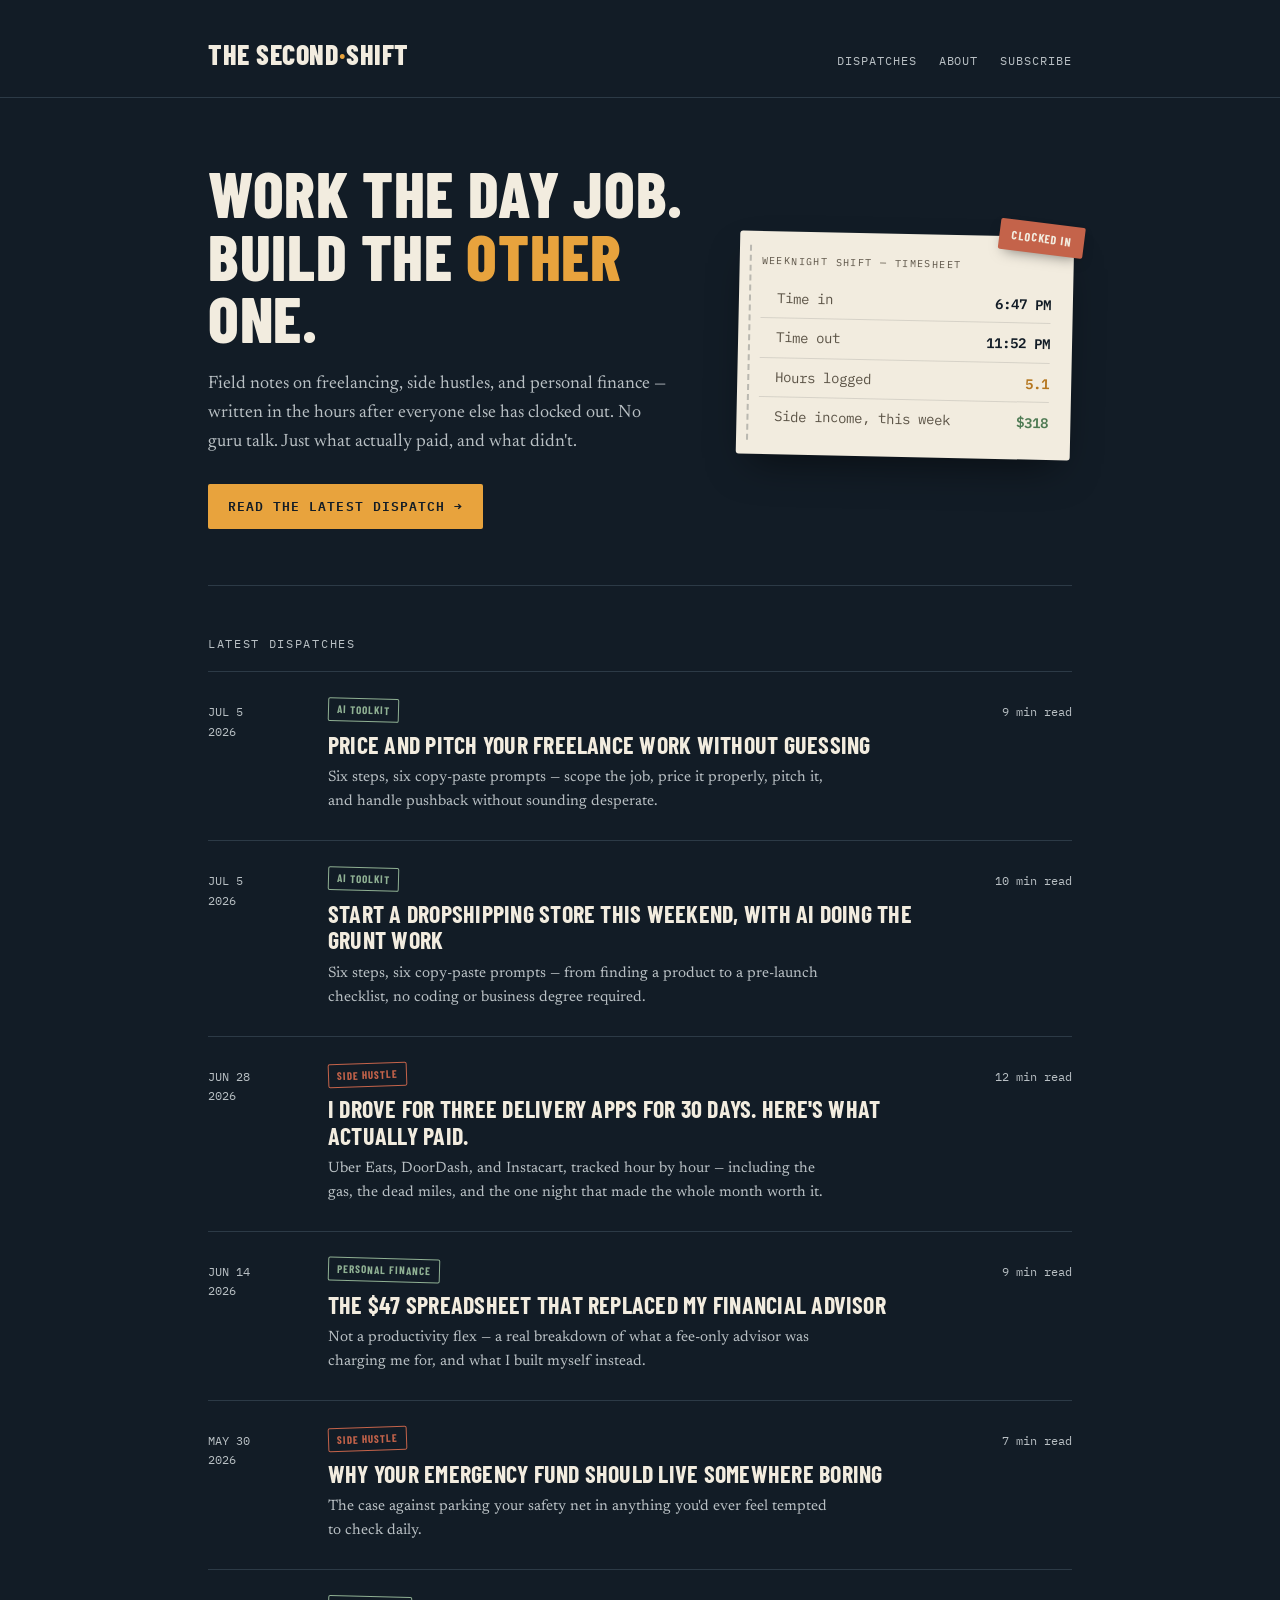
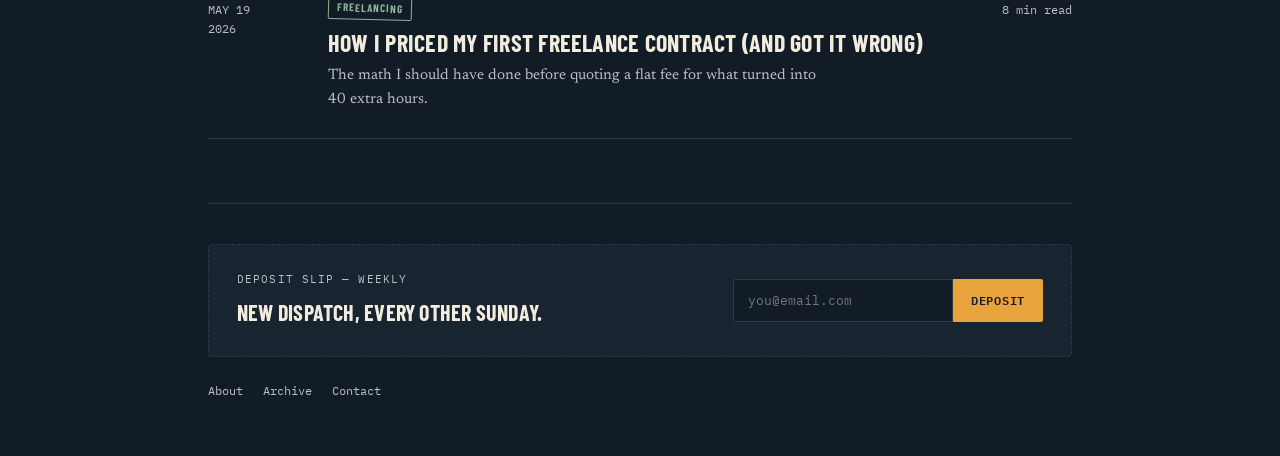
<file: index.html>
<!DOCTYPE html>
<html lang="en">
<link rel="stylesheet" href="styles.css">
<!-- Cloudflare Web Analytics --><script defer src='https://static.cloudflareinsights.com/beacon.min.js' data-cf-beacon='{"token": "b07c0dd48f4b4e2d81f6dd1c0b94bcfb"}'></script><!-- End Cloudflare Web Analytics -->
</head>
<meta charset="UTF-8">
<meta name="viewport" content="width=device-width, initial-scale=1.0">
<title>The Second Shift — money and side hustles after hours</title>
<link rel="stylesheet" href="styles.css">
</head>
<body>

<header class="site">
  <div class="wrap site-head-row">
    <a href="index.html" class="wordmark">the second<span>·</span>shift</a>
    <nav class="site-nav">
      <a href="#dispatches">Dispatches</a>
      <a href="#about">About</a>
      <a href="#subscribe">Subscribe</a>
    </nav>
  </div>
</header>

<div class="wrap">

  <section class="hero">
    <div>
      <h1>Work the day job.<br>Build the <em>other</em> one.</h1>
      <p class="lede">Field notes on freelancing, side hustles, and personal finance — written in the hours after everyone else has clocked out. No guru talk. Just what actually paid, and what didn't.</p>
      <a href="post-delivery-apps.html" class="cta">Read the latest dispatch →</a>
    </div>
    <div class="punchcard">
      <div class="stamp">Clocked in</div>
      <div class="pc-label">Weeknight shift — timesheet</div>
      <div class="pc-row"><span class="k">Time in</span><span class="v">6:47 PM</span></div>
      <div class="pc-row"><span class="k">Time out</span><span class="v">11:52 PM</span></div>
      <div class="pc-row"><span class="k">Hours logged</span><span class="v amber">5.1</span></div>
      <div class="pc-row"><span class="k">Side income, this week</span><span class="v green">$318</span></div>
    </div>
  </section>

  <div id="dispatches" class="section-label">Latest dispatches</div>
  <div class="ledger">

    <a class="ledger-row" href="post-ai-freelance-pricing.html">
      <div class="ledger-date">JUL 5<br>2026</div>
      <div class="ledger-body">
        <span class="stamp-tag green">AI toolkit</span>
        <h3>Price and pitch your freelance work without guessing</h3>
        <p>Six steps, six copy-paste prompts — scope the job, price it properly, pitch it, and handle pushback without sounding desperate.</p>
      </div>
      <div class="ledger-time">9 min read</div>
    </a>

    <a class="ledger-row" href="post-ai-dropshipping.html">
      <div class="ledger-date">JUL 5<br>2026</div>
      <div class="ledger-body">
        <span class="stamp-tag green">AI toolkit</span>
        <h3>Start a dropshipping store this weekend, with AI doing the grunt work</h3>
        <p>Six steps, six copy-paste prompts — from finding a product to a pre-launch checklist, no coding or business degree required.</p>
      </div>
      <div class="ledger-time">10 min read</div>
    </a>

    <a class="ledger-row" href="post-delivery-apps.html">
      <div class="ledger-date">JUN 28<br>2026</div>
      <div class="ledger-body">
        <span class="stamp-tag">Side hustle</span>
        <h3>I drove for three delivery apps for 30 days. Here's what actually paid.</h3>
        <p>Uber Eats, DoorDash, and Instacart, tracked hour by hour — including the gas, the dead miles, and the one night that made the whole month worth it.</p>
      </div>
      <div class="ledger-time">12 min read</div>
    </a>

    <a class="ledger-row" href="#">
      <div class="ledger-date">JUN 14<br>2026</div>
      <div class="ledger-body">
        <span class="stamp-tag green">Personal finance</span>
        <h3>The $47 spreadsheet that replaced my financial advisor</h3>
        <p>Not a productivity flex — a real breakdown of what a fee-only advisor was charging me for, and what I built myself instead.</p>
      </div>
      <div class="ledger-time">9 min read</div>
    </a>

    <a class="ledger-row" href="#">
      <div class="ledger-date">MAY 30<br>2026</div>
      <div class="ledger-body">
        <span class="stamp-tag">Side hustle</span>
        <h3>Why your emergency fund should live somewhere boring</h3>
        <p>The case against parking your safety net in anything you'd ever feel tempted to check daily.</p>
      </div>
      <div class="ledger-time">7 min read</div>
    </a>

    <a class="ledger-row" href="#">
      <div class="ledger-date">MAY 19<br>2026</div>
      <div class="ledger-body">
        <span class="stamp-tag green">Freelancing</span>
        <h3>How I priced my first freelance contract (and got it wrong)</h3>
        <p>The math I should have done before quoting a flat fee for what turned into 40 extra hours.</p>
      </div>
      <div class="ledger-time">8 min read</div>
    </a>

  </div>

  <footer class="site" id="subscribe">
    <div class="deposit-slip">
      <div>
        <div class="dl">Deposit slip — weekly</div>
        <h4>New dispatch, every other Sunday.</h4>
      </div>
      <form onsubmit="return false;">
        <input type="email" placeholder="you@email.com" aria-label="Email address">
        <button type="submit">Deposit</button>
      </form>
    </div>
    <div id="about" class="foot-links">
      <a href="#">About</a>
      <a href="#">Archive</a>
      <a href="#">Contact</a>
    </div>
  </footer>

</div>

</body>
</html>
</file>
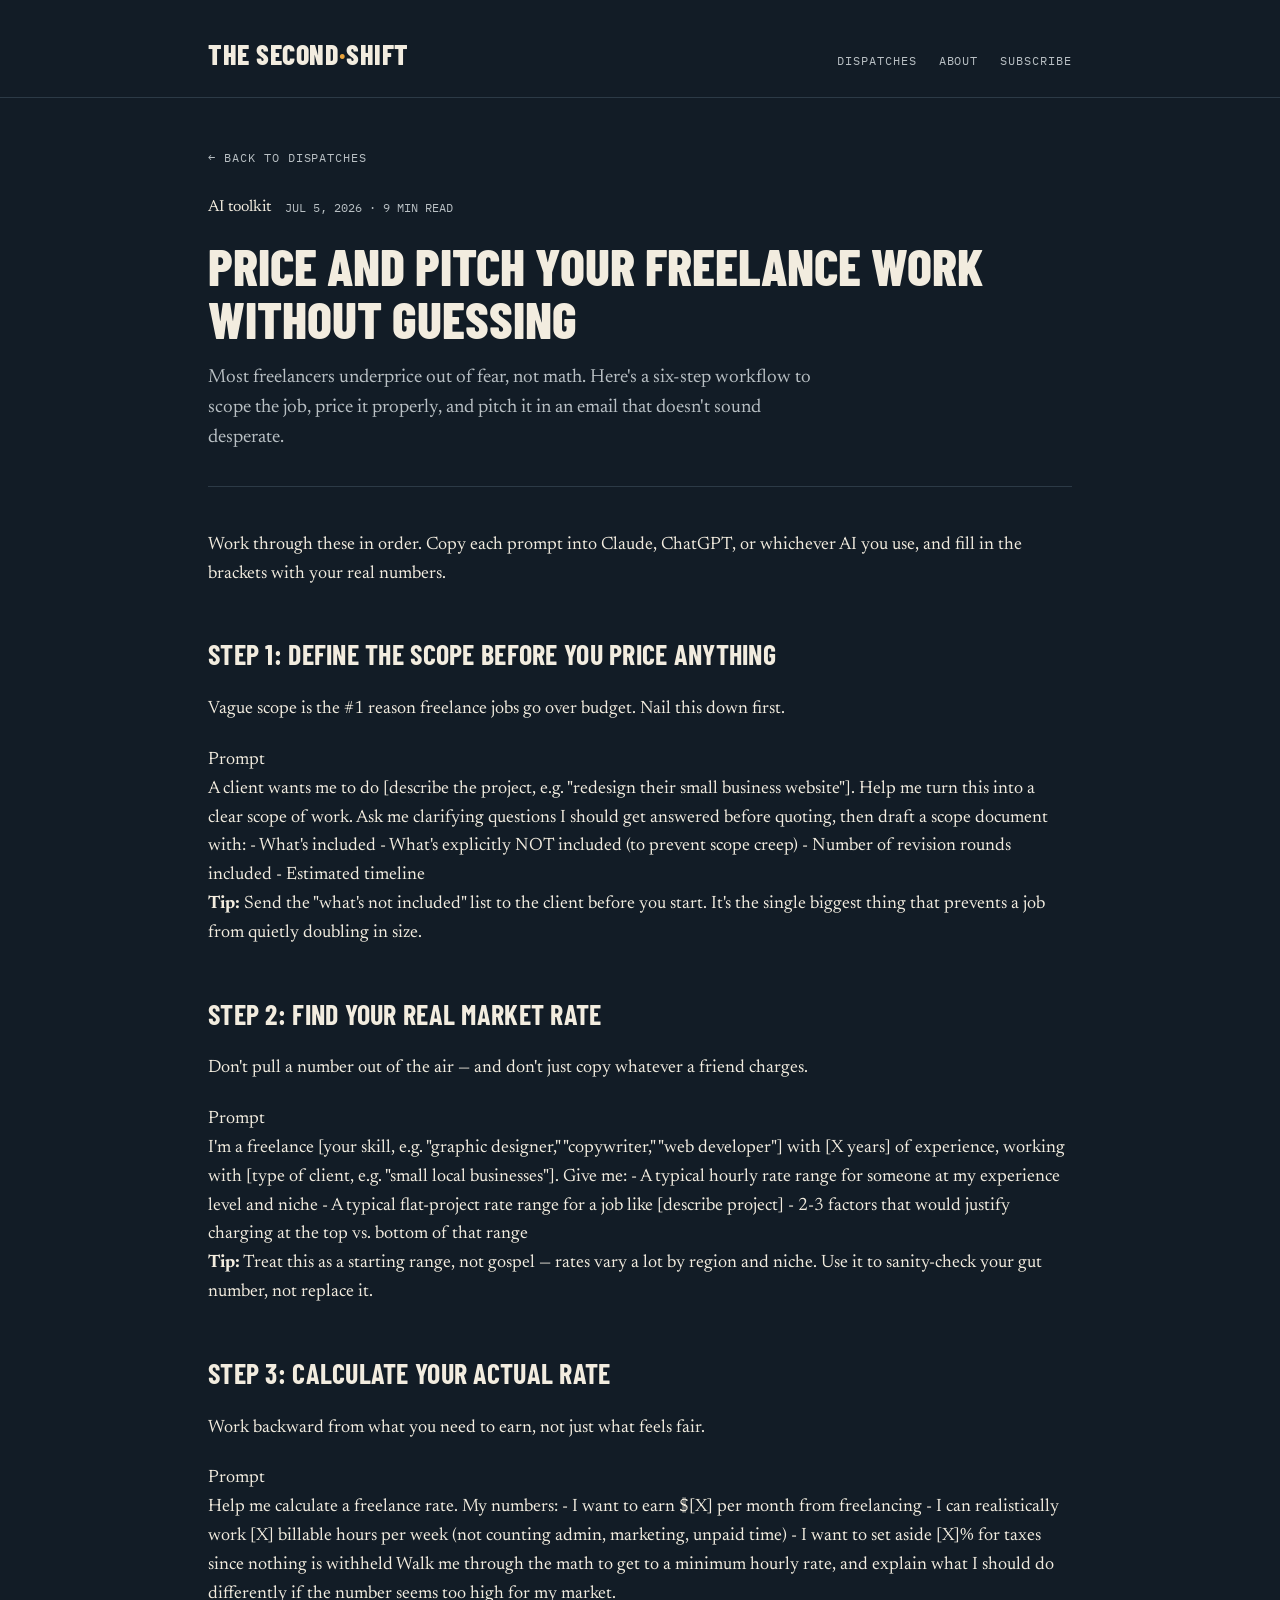
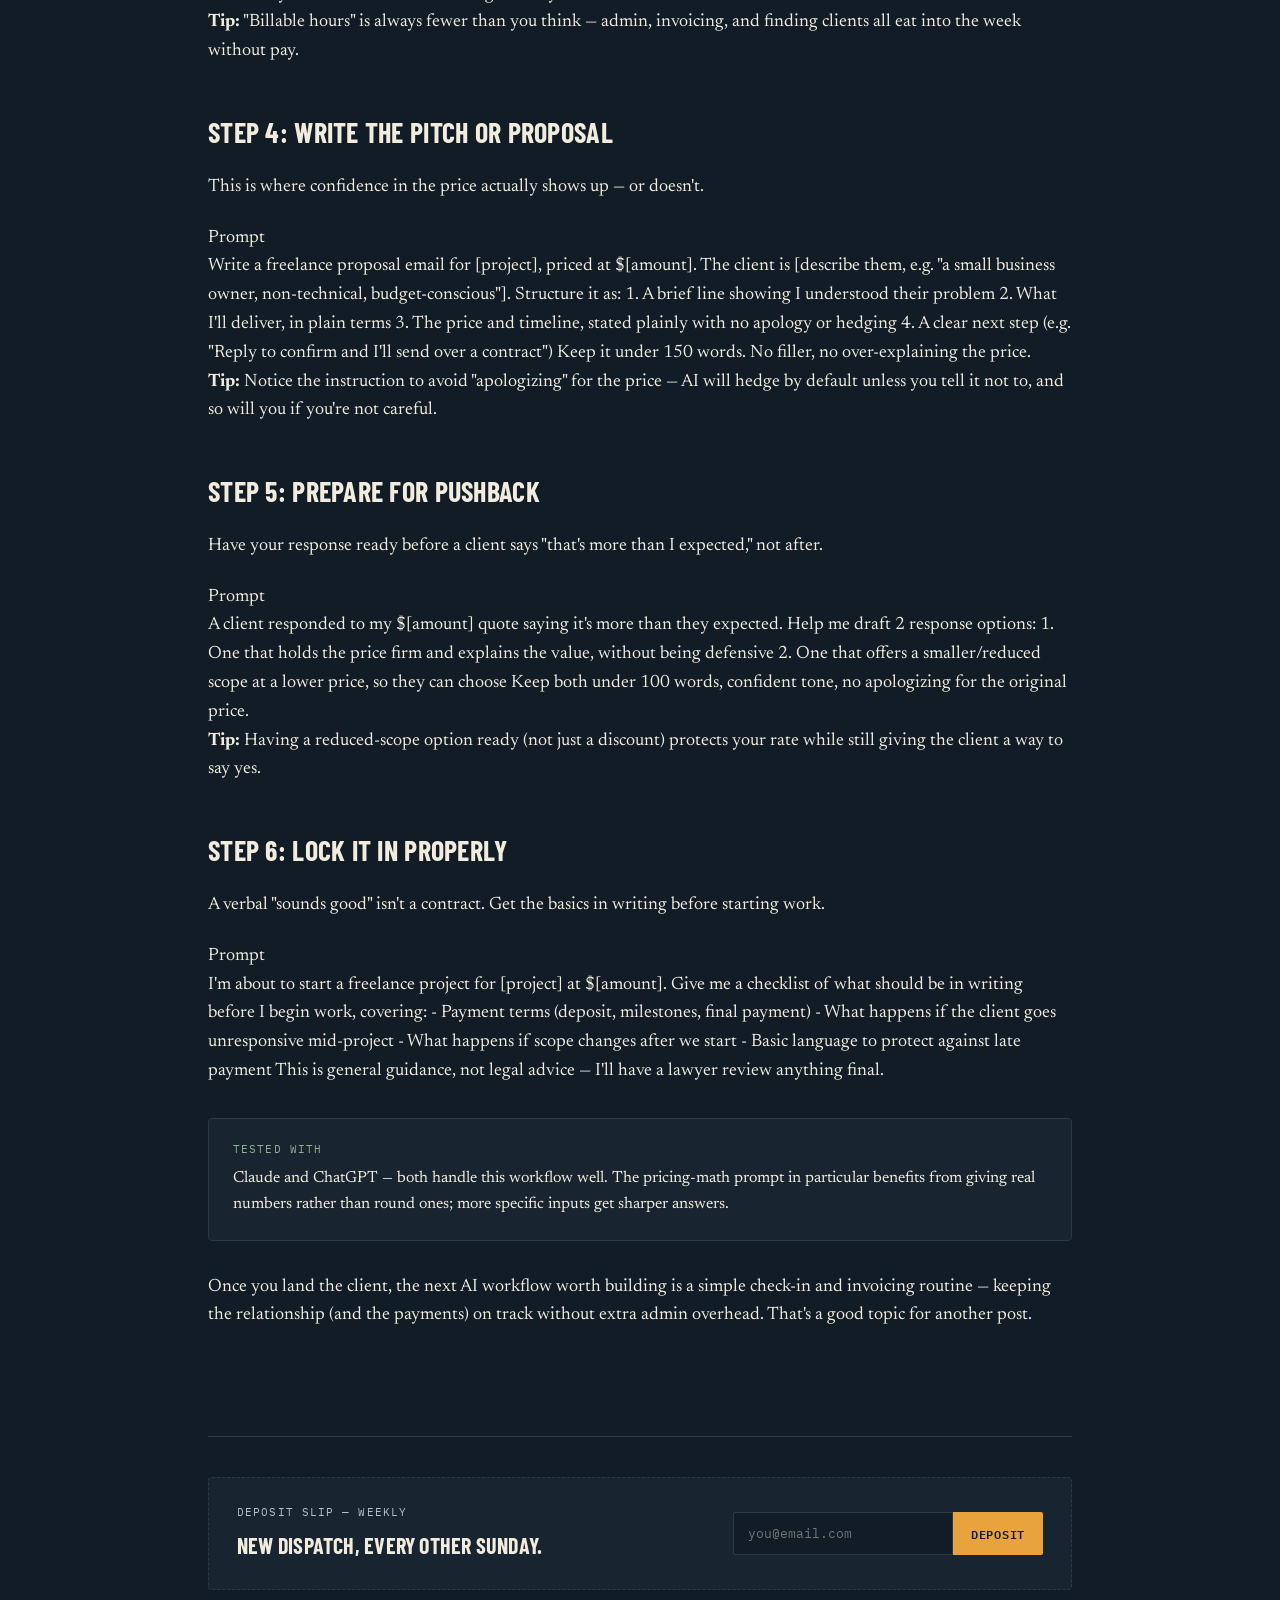
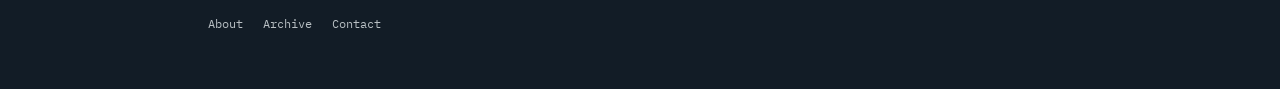
<file: post-ai-freelance-pricing.html>
<!DOCTYPE html>
<html lang="en">
<link rel="stylesheet" href="styles.css">
<!-- Cloudflare Web Analytics --><script defer src='https://static.cloudflareinsights.com/beacon.min.js' data-cf-beacon='{"token": "b07c0dd48f4b4e2d81f6dd1c0b94bcfb"}'></script><!-- End Cloudflare Web Analytics -->
</head>
<meta charset="UTF-8">
<meta name="viewport" content="width=device-width, initial-scale=1.0">
<title>Price and pitch your freelance work without guessing — The Second Shift</title>
<link rel="stylesheet" href="styles.css">
</head>
<body>

<header class="site">
  <div class="wrap site-head-row">
    <a href="index.html" class="wordmark">the second<span>·</span>shift</a>
    <nav class="site-nav">
      <a href="index.html#dispatches">Dispatches</a>
      <a href="index.html#about">About</a>
      <a href="index.html#subscribe">Subscribe</a>
    </nav>
  </div>
</header>

<div class="wrap">

  <div class="article-head">
    <a href="index.html" class="back-link">← Back to dispatches</a>
    <div class="article-meta">
      <span class="stamp-tag green">AI toolkit</span>
      <span class="ledger-date" style="padding-top:0;">JUL 5, 2026 · 9 MIN READ</span>
    </div>
    <h1>Price and pitch your freelance work without guessing</h1>
    <p class="article-dek">Most freelancers underprice out of fear, not math. Here's a six-step workflow to scope the job, price it properly, and pitch it in an email that doesn't sound desperate.</p>
  </div>

  <article class="body">

    <p>Work through these in order. Copy each prompt into Claude, ChatGPT, or whichever AI you use, and fill in the brackets with your real numbers.</p>

    <h2>Step 1: Define the scope before you price anything</h2>
    <p>Vague scope is the #1 reason freelance jobs go over budget. Nail this down first.</p>

    <div class="prompt-label">Prompt</div>
    <div class="prompt-block">A client wants me to do [describe the project, e.g. "redesign their small business website"]. Help me turn this into a clear scope of work.

Ask me clarifying questions I should get answered before quoting, then draft a scope document with:
- What's included
- What's explicitly NOT included (to prevent scope creep)
- Number of revision rounds included
- Estimated timeline</div>

    <p class="step-tip"><strong>Tip:</strong> Send the "what's not included" list to the client before you start. It's the single biggest thing that prevents a job from quietly doubling in size.</p>

    <h2>Step 2: Find your real market rate</h2>
    <p>Don't pull a number out of the air — and don't just copy whatever a friend charges.</p>

    <div class="prompt-label">Prompt</div>
    <div class="prompt-block">I'm a freelance [your skill, e.g. "graphic designer," "copywriter," "web developer"] with [X years] of experience, working with [type of client, e.g. "small local businesses"].

Give me:
- A typical hourly rate range for someone at my experience level and niche
- A typical flat-project rate range for a job like [describe project]
- 2-3 factors that would justify charging at the top vs. bottom of that range</div>

    <p class="step-tip"><strong>Tip:</strong> Treat this as a starting range, not gospel — rates vary a lot by region and niche. Use it to sanity-check your gut number, not replace it.</p>

    <h2>Step 3: Calculate your actual rate</h2>
    <p>Work backward from what you need to earn, not just what feels fair.</p>

    <div class="prompt-label">Prompt</div>
    <div class="prompt-block">Help me calculate a freelance rate. My numbers:
- I want to earn $[X] per month from freelancing
- I can realistically work [X] billable hours per week (not counting admin, marketing, unpaid time)
- I want to set aside [X]% for taxes since nothing is withheld

Walk me through the math to get to a minimum hourly rate, and explain what I should do differently if the number seems too high for my market.</div>

    <p class="step-tip"><strong>Tip:</strong> "Billable hours" is always fewer than you think — admin, invoicing, and finding clients all eat into the week without pay.</p>

    <h2>Step 4: Write the pitch or proposal</h2>
    <p>This is where confidence in the price actually shows up — or doesn't.</p>

    <div class="prompt-label">Prompt</div>
    <div class="prompt-block">Write a freelance proposal email for [project], priced at $[amount]. The client is [describe them, e.g. "a small business owner, non-technical, budget-conscious"].

Structure it as:
1. A brief line showing I understood their problem
2. What I'll deliver, in plain terms
3. The price and timeline, stated plainly with no apology or hedging
4. A clear next step (e.g. "Reply to confirm and I'll send over a contract")

Keep it under 150 words. No filler, no over-explaining the price.</div>

    <p class="step-tip"><strong>Tip:</strong> Notice the instruction to avoid "apologizing" for the price — AI will hedge by default unless you tell it not to, and so will you if you're not careful.</p>

    <h2>Step 5: Prepare for pushback</h2>
    <p>Have your response ready before a client says "that's more than I expected," not after.</p>

    <div class="prompt-label">Prompt</div>
    <div class="prompt-block">A client responded to my $[amount] quote saying it's more than they expected. Help me draft 2 response options:

1. One that holds the price firm and explains the value, without being defensive
2. One that offers a smaller/reduced scope at a lower price, so they can choose

Keep both under 100 words, confident tone, no apologizing for the original price.</div>

    <p class="step-tip"><strong>Tip:</strong> Having a reduced-scope option ready (not just a discount) protects your rate while still giving the client a way to say yes.</p>

    <h2>Step 6: Lock it in properly</h2>
    <p>A verbal "sounds good" isn't a contract. Get the basics in writing before starting work.</p>

    <div class="prompt-label">Prompt</div>
    <div class="prompt-block">I'm about to start a freelance project for [project] at $[amount]. Give me a checklist of what should be in writing before I begin work, covering:
- Payment terms (deposit, milestones, final payment)
- What happens if the client goes unresponsive mid-project
- What happens if scope changes after we start
- Basic language to protect against late payment

This is general guidance, not legal advice — I'll have a lawyer review anything final.</div>

    <div class="callout">
      <div class="cal-label">Tested with</div>
      Claude and ChatGPT — both handle this workflow well. The pricing-math prompt in particular benefits from giving real numbers rather than round ones; more specific inputs get sharper answers.
    </div>

    <p>Once you land the client, the next AI workflow worth building is a simple check-in and invoicing routine — keeping the relationship (and the payments) on track without extra admin overhead. That's a good topic for another post.</p>

  </article>

  <footer class="site" id="subscribe">
    <div class="deposit-slip">
      <div>
        <div class="dl">Deposit slip — weekly</div>
        <h4>New dispatch, every other Sunday.</h4>
      </div>
      <form onsubmit="return false;">
        <input type="email" placeholder="you@email.com" aria-label="Email address">
        <button type="submit">Deposit</button>
      </form>
    </div>
    <div class="foot-links">
      <a href="index.html">About</a>
      <a href="index.html">Archive</a>
      <a href="index.html">Contact</a>
    </div>
  </footer>

</div>

</body>
</html>
</file>
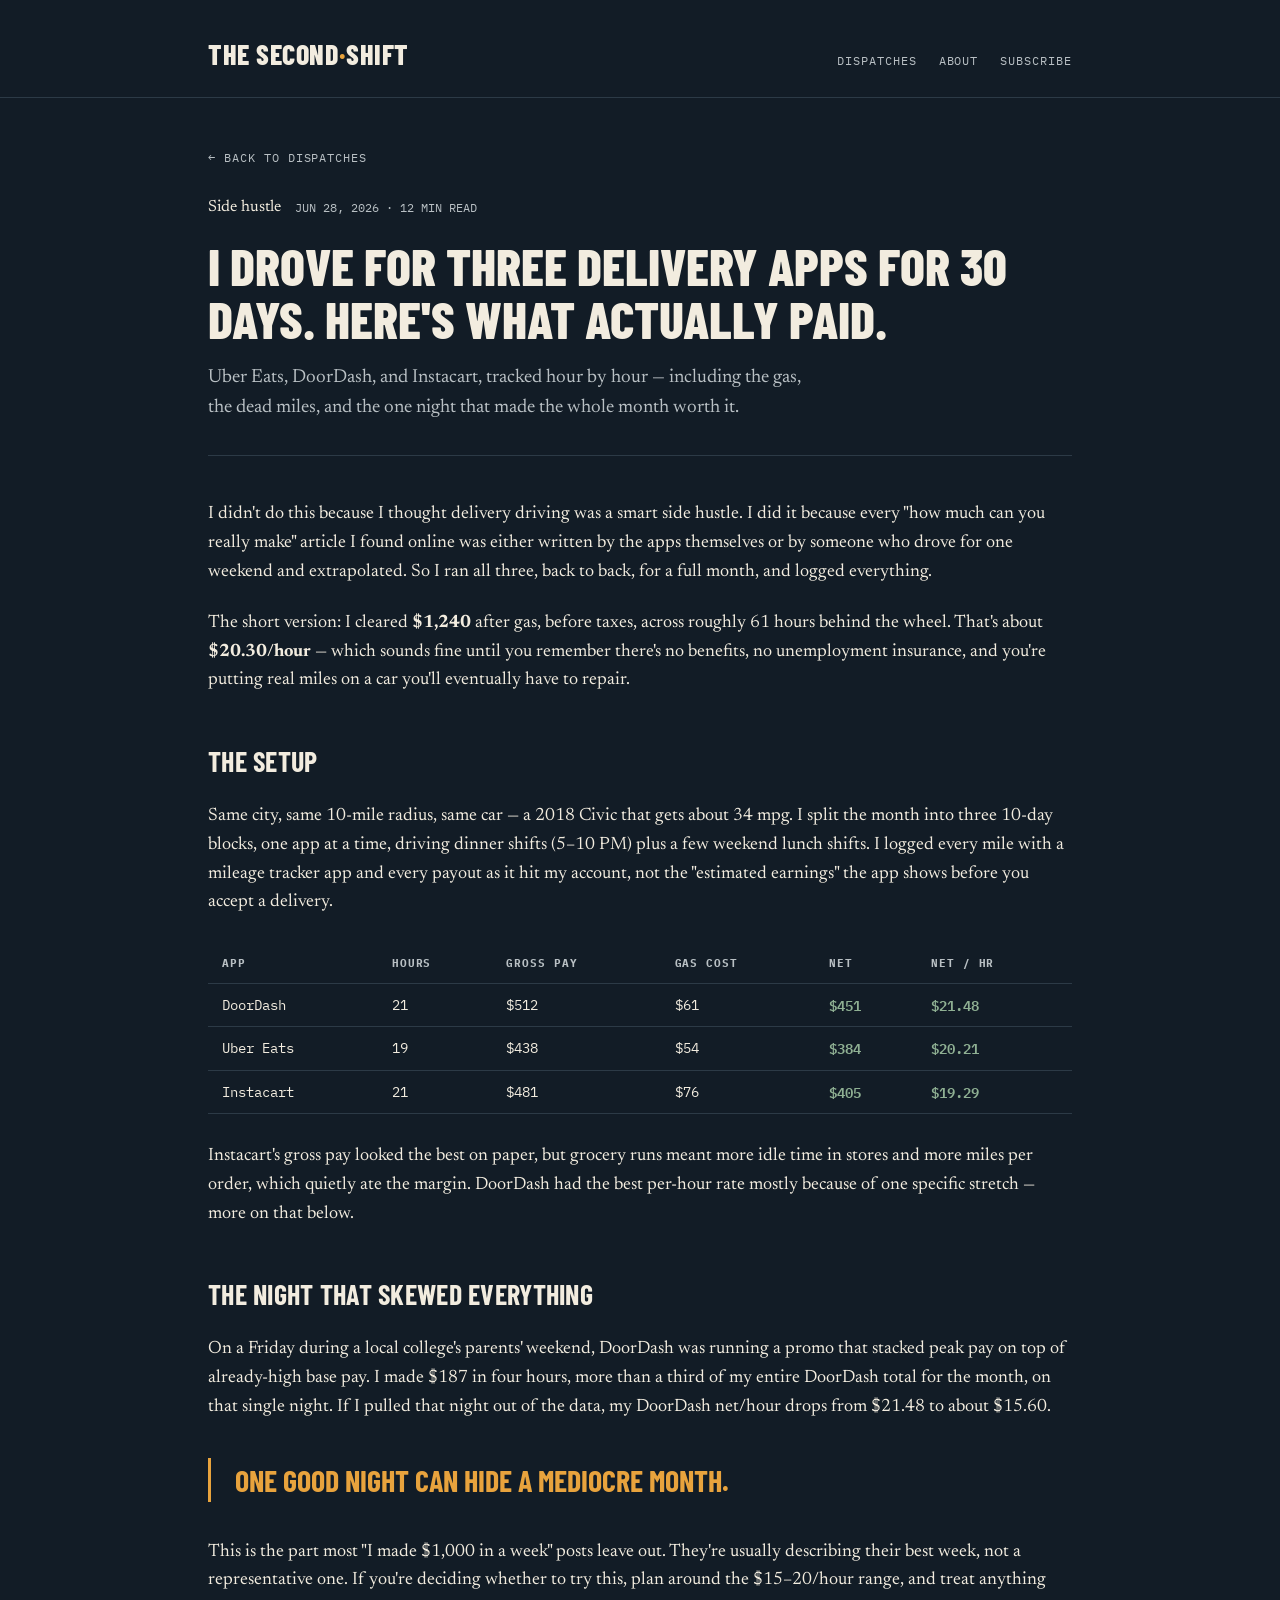
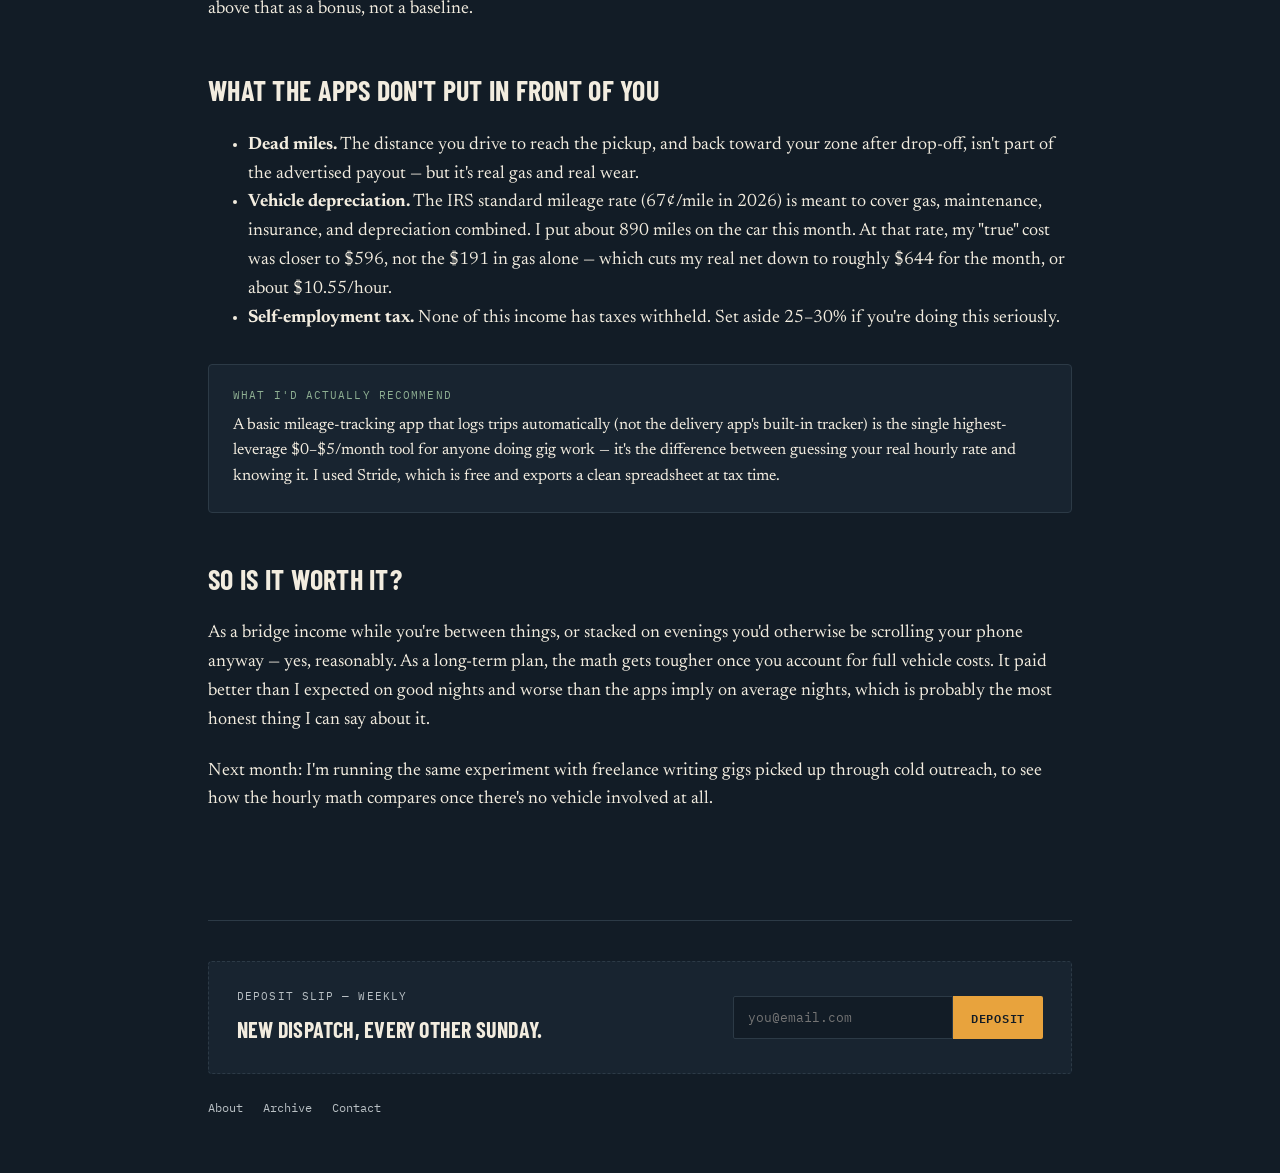
<file: post-delivery-apps.html>
<!DOCTYPE html>
<html lang="en">
<link rel="stylesheet" href="styles.css">
<!-- Cloudflare Web Analytics --><script defer src='https://static.cloudflareinsights.com/beacon.min.js' data-cf-beacon='{"token": "b07c0dd48f4b4e2d81f6dd1c0b94bcfb"}'></script><!-- End Cloudflare Web Analytics -->
</head>
<meta charset="UTF-8">
<meta name="viewport" content="width=device-width, initial-scale=1.0">
<title>I drove for three delivery apps for 30 days — The Second Shift</title>
<link rel="stylesheet" href="styles.css">
</head>
<body>

<header class="site">
  <div class="wrap site-head-row">
    <a href="index.html" class="wordmark">the second<span>·</span>shift</a>
    <nav class="site-nav">
      <a href="index.html#dispatches">Dispatches</a>
      <a href="index.html#about">About</a>
      <a href="index.html#subscribe">Subscribe</a>
    </nav>
  </div>
</header>

<div class="wrap">

  <div class="article-head">
    <a href="index.html" class="back-link">← Back to dispatches</a>
    <div class="article-meta">
      <span class="stamp-tag">Side hustle</span>
      <span class="ledger-date" style="padding-top:0;">JUN 28, 2026 · 12 MIN READ</span>
    </div>
    <h1>I drove for three delivery apps for 30 days. Here's what actually paid.</h1>
    <p class="article-dek">Uber Eats, DoorDash, and Instacart, tracked hour by hour — including the gas, the dead miles, and the one night that made the whole month worth it.</p>
  </div>

  <article class="body">

    <p>I didn't do this because I thought delivery driving was a smart side hustle. I did it because every "how much can you really make" article I found online was either written by the apps themselves or by someone who drove for one weekend and extrapolated. So I ran all three, back to back, for a full month, and logged everything.</p>

    <p>The short version: I cleared <strong>$1,240</strong> after gas, before taxes, across roughly 61 hours behind the wheel. That's about <strong>$20.30/hour</strong> — which sounds fine until you remember there's no benefits, no unemployment insurance, and you're putting real miles on a car you'll eventually have to repair.</p>

    <h2>The setup</h2>
    <p>Same city, same 10-mile radius, same car — a 2018 Civic that gets about 34 mpg. I split the month into three 10-day blocks, one app at a time, driving dinner shifts (5–10 PM) plus a few weekend lunch shifts. I logged every mile with a mileage tracker app and every payout as it hit my account, not the "estimated earnings" the app shows before you accept a delivery.</p>

    <table class="data-table">
      <thead>
        <tr><th>App</th><th>Hours</th><th>Gross pay</th><th>Gas cost</th><th>Net</th><th>Net / hr</th></tr>
      </thead>
      <tbody>
        <tr><td>DoorDash</td><td>21</td><td>$512</td><td>$61</td><td class="num">$451</td><td class="num">$21.48</td></tr>
        <tr><td>Uber Eats</td><td>19</td><td>$438</td><td>$54</td><td class="num">$384</td><td class="num">$20.21</td></tr>
        <tr><td>Instacart</td><td>21</td><td>$481</td><td>$76</td><td class="num">$405</td><td class="num">$19.29</td></tr>
      </tbody>
    </table>

    <p>Instacart's gross pay looked the best on paper, but grocery runs meant more idle time in stores and more miles per order, which quietly ate the margin. DoorDash had the best per-hour rate mostly because of one specific stretch — more on that below.</p>

    <h2>The night that skewed everything</h2>
    <p>On a Friday during a local college's parents' weekend, DoorDash was running a promo that stacked peak pay on top of already-high base pay. I made $187 in four hours, more than a third of my entire DoorDash total for the month, on that single night. If I pulled that night out of the data, my DoorDash net/hour drops from $21.48 to about $15.60.</p>

    <div class="pullquote">One good night can hide a mediocre month.</div>

    <p>This is the part most "I made $1,000 in a week" posts leave out. They're usually describing their best week, not a representative one. If you're deciding whether to try this, plan around the $15–20/hour range, and treat anything above that as a bonus, not a baseline.</p>

    <h2>What the apps don't put in front of you</h2>
    <ul>
      <li><strong>Dead miles.</strong> The distance you drive to reach the pickup, and back toward your zone after drop-off, isn't part of the advertised payout — but it's real gas and real wear.</li>
      <li><strong>Vehicle depreciation.</strong> The IRS standard mileage rate (67¢/mile in 2026) is meant to cover gas, maintenance, insurance, and depreciation combined. I put about 890 miles on the car this month. At that rate, my "true" cost was closer to $596, not the $191 in gas alone — which cuts my real net down to roughly $644 for the month, or about $10.55/hour.</li>
      <li><strong>Self-employment tax.</strong> None of this income has taxes withheld. Set aside 25–30% if you're doing this seriously.</li>
    </ul>

    <div class="callout">
      <div class="cal-label">What I'd actually recommend</div>
      A basic mileage-tracking app that logs trips automatically (not the delivery app's built-in tracker) is the single highest-leverage $0–$5/month tool for anyone doing gig work — it's the difference between guessing your real hourly rate and knowing it. I used Stride, which is free and exports a clean spreadsheet at tax time.
    </div>

    <h2>So is it worth it?</h2>
    <p>As a bridge income while you're between things, or stacked on evenings you'd otherwise be scrolling your phone anyway — yes, reasonably. As a long-term plan, the math gets tougher once you account for full vehicle costs. It paid better than I expected on good nights and worse than the apps imply on average nights, which is probably the most honest thing I can say about it.</p>

    <p>Next month: I'm running the same experiment with freelance writing gigs picked up through cold outreach, to see how the hourly math compares once there's no vehicle involved at all.</p>

  </article>

  <footer class="site" id="subscribe">
    <div class="deposit-slip">
      <div>
        <div class="dl">Deposit slip — weekly</div>
        <h4>New dispatch, every other Sunday.</h4>
      </div>
      <form onsubmit="return false;">
        <input type="email" placeholder="you@email.com" aria-label="Email address">
        <button type="submit">Deposit</button>
      </form>
    </div>
    <div class="foot-links">
      <a href="index.html">About</a>
      <a href="index.html">Archive</a>
      <a href="index.html">Contact</a>
    </div>
  </footer>

</div>

</body>
</html>
</file>
<file: styles.css>
@import url('https://fonts.googleapis.com/css2?family=Barlow+Condensed:wght@600;700;800&family=Newsreader:ital,opsz,wght@0,6..72,400;0,6..72,500;1,6..72,400;1,6..72,500&family=IBM+Plex+Mono:wght@400;500;600&display=swap');

:root{
  --ink: #121C26;
  --ink-2: #182430;
  --ink-3: #1e2c39;
  --paper: #F2ECDF;
  --paper-dim: #B9C0C4;
  --amber: #E8A33D;
  --ledger-green: #8FB093;
  --rule: #2C3A46;
  --stamp-red: #C4634A;
}

*{box-sizing:border-box;}
html{scroll-behavior:smooth;}
body{
  margin:0;
  background:var(--ink);
  color:var(--paper);
  font-family:'Newsreader', serif;
  line-height:1.6;
}

a{color:inherit;}

.wrap{
  max-width:920px;
  margin:0 auto;
  padding:0 28px;
}

/* ---------- header ---------- */
header.site{
  padding:32px 0 20px;
  border-bottom:1px solid var(--rule);
}
.site-head-row{
  display:flex;
  align-items:baseline;
  justify-content:space-between;
  gap:16px;
  flex-wrap:wrap;
}
.wordmark{
  font-family:'Barlow Condensed',sans-serif;
  font-weight:800;
  text-transform:uppercase;
  letter-spacing:0.02em;
  font-size:28px;
  text-decoration:none;
  color:var(--paper);
}
.wordmark span{color:var(--amber);}
nav.site-nav{
  font-family:'IBM Plex Mono',monospace;
  font-size:12px;
  letter-spacing:0.08em;
  text-transform:uppercase;
  color:var(--paper-dim);
  display:flex;
  gap:22px;
}
nav.site-nav a{text-decoration:none;border-bottom:1px solid transparent;}
nav.site-nav a:hover, nav.site-nav a:focus-visible{border-bottom-color:var(--amber); color:var(--paper); outline:none;}

/* ---------- hero ---------- */
.hero{
  padding:64px 0 56px;
  display:grid;
  grid-template-columns:1.3fr 0.9fr;
  gap:48px;
  align-items:center;
  border-bottom:1px solid var(--rule);
}
.hero h1{
  font-family:'Barlow Condensed',sans-serif;
  font-weight:800;
  text-transform:uppercase;
  font-size:clamp(38px,6vw,64px);
  line-height:0.98;
  letter-spacing:0.01em;
  margin:0 0 20px;
}
.hero h1 em{
  font-style:normal;
  color:var(--amber);
}
.hero p.lede{
  font-size:18px;
  color:var(--paper-dim);
  max-width:46ch;
  margin:0 0 28px;
}
.hero .cta{
  display:inline-block;
  font-family:'IBM Plex Mono',monospace;
  font-size:13px;
  text-transform:uppercase;
  letter-spacing:0.08em;
  color:var(--ink);
  background:var(--amber);
  padding:12px 20px;
  text-decoration:none;
  border-radius:2px;
  font-weight:600;
}
.hero .cta:hover{background:#f0b25b;}

/* punch card graphic */
.punchcard{
  background:var(--paper);
  color:var(--ink);
  border-radius:3px;
  padding:22px 22px 18px;
  font-family:'IBM Plex Mono',monospace;
  position:relative;
  transform:rotate(1.2deg);
  box-shadow:0 18px 40px -14px rgba(0,0,0,0.55);
}
.punchcard::before{
  content:"";
  position:absolute;
  top:14px; bottom:14px; left:10px;
  width:0;
  border-left:2px dashed rgba(18,28,38,0.25);
}
.punchcard .pc-label{
  font-size:10px;
  letter-spacing:0.14em;
  text-transform:uppercase;
  color:#5b5346;
  margin-bottom:10px;
}
.punchcard .pc-row{
  display:flex;
  justify-content:space-between;
  padding:8px 0 8px 16px;
  border-bottom:1px solid rgba(18,28,38,0.12);
  font-size:14px;
}
.punchcard .pc-row:last-child{border-bottom:none;}
.punchcard .pc-row .k{color:#5b5346;}
.punchcard .pc-row .v{font-weight:600;}
.punchcard .v.amber{color:#b5761e;}
.punchcard .v.green{color:#4e7a53;}
.punchcard .stamp{
  position:absolute;
  top:-14px;
  right:-10px;
  background:var(--stamp-red);
  color:var(--paper);
  font-family:'Barlow Condensed',sans-serif;
  font-weight:700;
  text-transform:uppercase;
  font-size:12px;
  letter-spacing:0.08em;
  padding:6px 12px;
  border-radius:2px;
  transform:rotate(6deg);
  box-shadow:0 6px 14px -6px rgba(0,0,0,0.5);
}

/* ---------- post list ---------- */
.section-label{
  font-family:'IBM Plex Mono',monospace;
  font-size:12px;
  letter-spacing:0.14em;
  text-transform:uppercase;
  color:var(--paper-dim);
  margin:48px 0 18px;
}
.ledger{
  border-top:1px solid var(--rule);
}
.ledger-row{
  display:grid;
  grid-template-columns:100px 1fr 90px;
  gap:20px;
  padding:26px 0;
  border-bottom:1px solid var(--rule);
  text-decoration:none;
  color:inherit;
  transition:background 0.15s ease;
}
.ledger-row:hover, .ledger-row:focus-visible{background:var(--ink-2); outline:none;}
.ledger-date{
  font-family:'IBM Plex Mono',monospace;
  font-size:12px;
  color:var(--paper-dim);
  padding-top:4px;
}
.ledger-body .stamp-tag{
  display:inline-block;
  font-family:'Barlow Condensed',sans-serif;
  font-weight:700;
  text-transform:uppercase;
  font-size:11px;
  letter-spacing:0.09em;
  color:var(--stamp-red);
  border:1.5px solid var(--stamp-red);
  padding:2px 8px;
  border-radius:2px;
  transform:rotate(-2deg);
  margin-bottom:10px;
}
.ledger-body .stamp-tag.green{color:var(--ledger-green); border-color:var(--ledger-green); transform:rotate(1.5deg);}
.ledger-body h3{
  font-family:'Barlow Condensed',sans-serif;
  font-weight:700;
  text-transform:uppercase;
  font-size:24px;
  letter-spacing:0.01em;
  margin:0 0 8px;
  line-height:1.1;
}
.ledger-body p{
  margin:0;
  color:var(--paper-dim);
  font-size:15px;
  max-width:56ch;
}
.ledger-time{
  font-family:'IBM Plex Mono',monospace;
  font-size:12px;
  color:var(--paper-dim);
  text-align:right;
  padding-top:4px;
}

/* ---------- footer ---------- */
footer.site{
  margin-top:64px;
  padding:40px 0 56px;
  border-top:1px solid var(--rule);
}
.deposit-slip{
  background:var(--ink-2);
  border:1px dashed var(--rule);
  border-radius:4px;
  padding:26px 28px;
  display:flex;
  justify-content:space-between;
  align-items:center;
  gap:20px;
  flex-wrap:wrap;
}
.deposit-slip .dl{
  font-family:'IBM Plex Mono',monospace;
  font-size:11px;
  letter-spacing:0.1em;
  text-transform:uppercase;
  color:var(--paper-dim);
  margin-bottom:6px;
}
.deposit-slip h4{
  font-family:'Barlow Condensed',sans-serif;
  text-transform:uppercase;
  font-size:22px;
  margin:0;
  letter-spacing:0.01em;
}
.deposit-slip form{
  display:flex;
  gap:0;
}
.deposit-slip input[type=email]{
  font-family:'IBM Plex Mono',monospace;
  font-size:13px;
  background:var(--ink);
  border:1px solid var(--rule);
  color:var(--paper);
  padding:12px 14px;
  border-radius:2px 0 0 2px;
  outline:none;
  width:220px;
}
.deposit-slip input[type=email]:focus-visible{border-color:var(--amber);}
.deposit-slip button{
  font-family:'IBM Plex Mono',monospace;
  font-size:12px;
  text-transform:uppercase;
  letter-spacing:0.06em;
  background:var(--amber);
  color:var(--ink);
  border:none;
  padding:0 18px;
  border-radius:0 2px 2px 0;
  cursor:pointer;
  font-weight:600;
}
.deposit-slip button:hover{background:#f0b25b;}
.foot-links{
  margin-top:24px;
  font-family:'IBM Plex Mono',monospace;
  font-size:12px;
  color:var(--paper-dim);
  display:flex;
  gap:20px;
}
.foot-links a{text-decoration:none;}
.foot-links a:hover{color:var(--paper);}

/* ---------- article page ---------- */
.article-head{
  padding:48px 0 32px;
  border-bottom:1px solid var(--rule);
}
.back-link{
  font-family:'IBM Plex Mono',monospace;
  font-size:12px;
  text-transform:uppercase;
  letter-spacing:0.08em;
  color:var(--paper-dim);
  text-decoration:none;
  display:inline-block;
  margin-bottom:28px;
}
.back-link:hover{color:var(--amber);}
.article-meta{
  display:flex;
  align-items:center;
  gap:14px;
  margin-bottom:18px;
  flex-wrap:wrap;
}
.article-head h1{
  font-family:'Barlow Condensed',sans-serif;
  font-weight:800;
  text-transform:uppercase;
  font-size:clamp(34px,5.5vw,52px);
  line-height:1.02;
  margin:0 0 18px;
}
.article-dek{
  font-size:19px;
  color:var(--paper-dim);
  max-width:62ch;
  margin:0;
}
article.body{
  padding:44px 0 20px;
  font-size:18px;
}
article.body p{margin:0 0 22px;}
article.body h2{
  font-family:'Barlow Condensed',sans-serif;
  font-weight:700;
  text-transform:uppercase;
  font-size:28px;
  letter-spacing:0.01em;
  margin:44px 0 18px;
}
article.body strong{color:var(--paper);}
.pullquote{
  font-family:'Barlow Condensed',sans-serif;
  font-size:30px;
  line-height:1.2;
  text-transform:uppercase;
  color:var(--amber);
  border-left:3px solid var(--amber);
  padding:4px 0 4px 24px;
  margin:36px 0;
  font-weight:700;
}
.callout{
  background:var(--ink-2);
  border:1px solid var(--rule);
  border-radius:4px;
  padding:22px 24px;
  margin:32px 0;
  font-size:16px;
}
.callout .cal-label{
  font-family:'IBM Plex Mono',monospace;
  font-size:11px;
  text-transform:uppercase;
  letter-spacing:0.1em;
  color:var(--ledger-green);
  margin-bottom:8px;
}
.data-table{
  width:100%;
  border-collapse:collapse;
  font-family:'IBM Plex Mono',monospace;
  font-size:14px;
  margin:28px 0;
}
.data-table th, .data-table td{
  text-align:left;
  padding:10px 14px;
  border-bottom:1px solid var(--rule);
}
.data-table th{
  color:var(--paper-dim);
  text-transform:uppercase;
  font-size:11px;
  letter-spacing:0.08em;
}
.data-table td.num{color:var(--ledger-green); font-weight:600;}

@media (max-width:720px){
  .hero{grid-template-columns:1fr; padding-top:44px;}
  .punchcard{transform:none; max-width:320px;}
  .ledger-row{grid-template-columns:1fr; gap:8px;}
  .ledger-date{order:1;}
  .ledger-time{order:3; text-align:left;}
  .deposit-slip{flex-direction:column; align-items:flex-start;}
  .deposit-slip form{width:100%;}
  .deposit-slip input[type=email]{flex:1;}
}

@media (prefers-reduced-motion:reduce){
  html{scroll-behavior:auto;}
  *{transition:none !important;}
}
</file>
